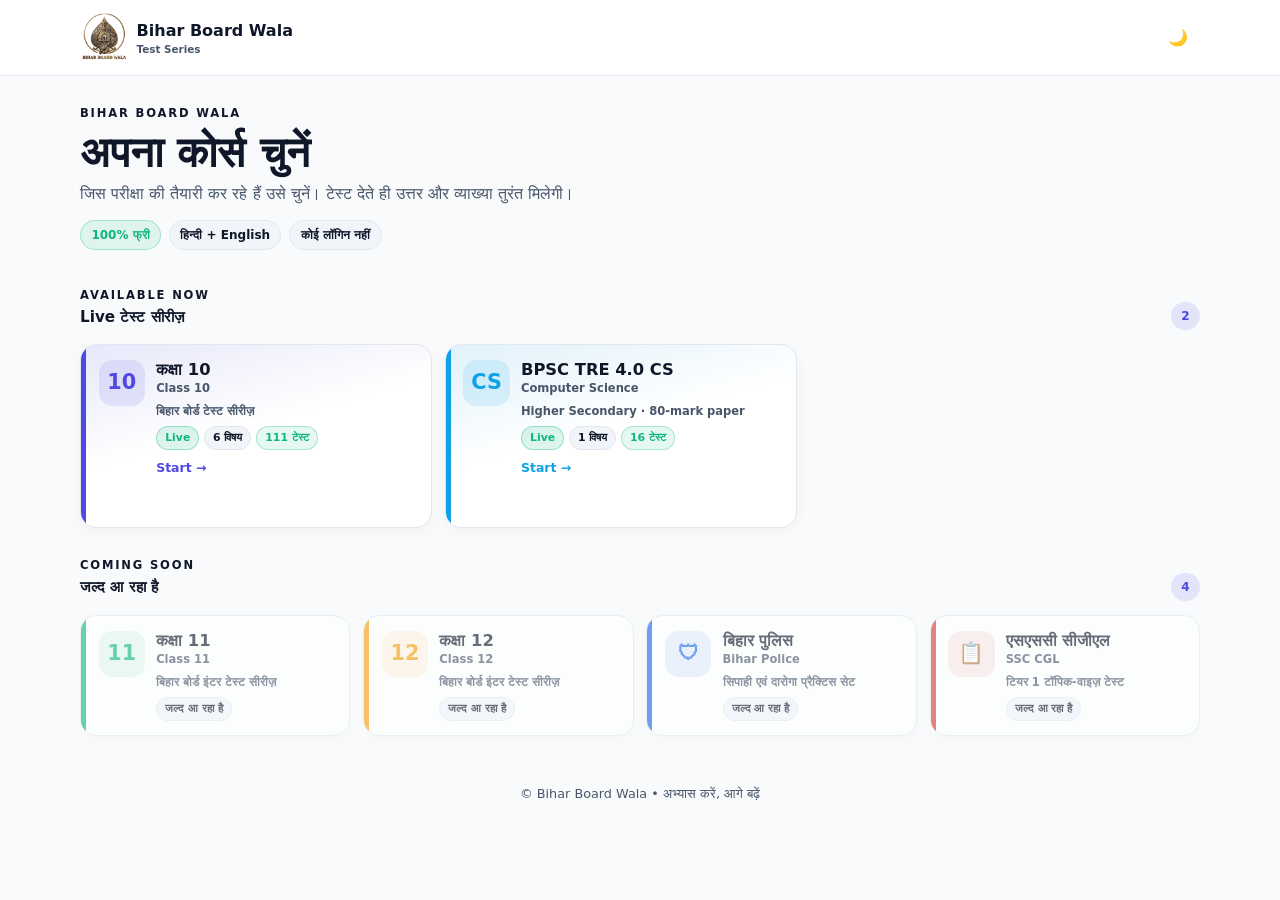
<file: index.html>
<!doctype html>
<html lang="hi">
<head>
  <meta charset="utf-8">
  <meta name="viewport" content="width=device-width,initial-scale=1">
  <meta name="theme-color" content="#4f46e5">
  <title>Bihar Board Wala Test Series</title>
  <link rel="icon" href="assets/img/logo-mark.png" type="image/png">
  <link rel="stylesheet" href="assets/css/style.css?v=8">
</head>
<body>
  <header class="site-header">
    <a class="brand" href="index.html?pick=1"><img class="brand-logo" src="assets/img/logo.png" alt="Bihar Board Wala" width="46" height="50"><span>Bihar Board Wala<small>Test Series</small></span></a>
    <nav><button class="icon-btn theme-toggle" aria-label="Toggle dark mode"></button></nav>
  </header>
  <main class="container page-stack">
    <section class="pick-hero">
      <span class="eyebrow">BIHAR BOARD WALA</span>
      <h1>अपना कोर्स चुनें</h1>
      <p>जिस परीक्षा की तैयारी कर रहे हैं उसे चुनें। टेस्ट देते ही उत्तर और व्याख्या तुरंत मिलेगी।</p>
      <div class="chips" style="margin-top:.9rem">
        <span class="chip good">100% फ्री</span><span class="chip">हिन्दी + English</span><span class="chip">कोई लॉगिन नहीं</span>
      </div>
    </section>
    <section id="course-groups" class="loading-block">Loading courses…</section>
    <section id="history-section" hidden>
      <div class="section-heading"><div><span class="eyebrow">YOUR PROGRESS</span><h2>हाल के परिणाम</h2></div><button id="clear-history" class="btn btn-ghost">Clear</button></div>
      <div id="history-list" class="history-list"></div>
    </section>
  </main>
  <footer>© Bihar Board Wala • अभ्यास करें, आगे बढ़ें</footer>
  <script src="assets/js/ui.js?v=6"></script>
  <script src="assets/js/data.js"></script>
  <script>
    const redirected = (() => {
      const params = new URLSearchParams(location.search);
      if (params.get("pick") === "1") return false;
      const target = BBWData.courseParam() || BBWData.storedCourse();
      if (!target) return false;
      location.replace(`course.html?course=${encodeURIComponent(target)}`);
      return true;
    })();
    (async () => {
      if (redirected) return;
      try {
        const courses = await BBWData.loadCourses();
        if (!courses.length) throw new Error("कोई कोर्स नहीं मिला। data/manifest.json जाँचें।");
        const live = courses.filter(c => c.status !== "coming-soon");
        const soon = courses.filter(c => c.status === "coming-soon");
        const groups = [
          ["live", "AVAILABLE NOW", "Live टेस्ट सीरीज़", live],
          ["soon", "COMING SOON", "जल्द आ रहा है", soon]
        ].filter(row => row[3].length);
        const container = document.querySelector("#course-groups");
        container.classList.remove("loading-block");
        container.innerHTML = groups.map(([key, eyebrow, title, list]) => `
          <div class="course-group ${key === "live" ? "is-live" : "is-soon-group"}">
            <div class="section-heading"><div><span class="eyebrow">${eyebrow}</span><h3>${BBWUI.escape(title)}</h3></div><span class="badge badge-primary">${list.length}</span></div>
            <div class="course-grid">${list.map(c => BBWUI.courseCard(c, BBWData.courseProgress(c.slug))).join("")}</div>
          </div>`).join("");
        renderHistory(courses);
      } catch (error) {
        document.querySelector("#course-groups").classList.remove("loading-block");
        document.querySelector("#course-groups").innerHTML = BBWUI.errorState(error.message);
      }
    })();
    function renderHistory(courses) {
      const names = new Map(courses.map(c => [c.slug, BBWUI.localized(c.name, c.slug)]));
      const history = BBWData.getHistory().slice(0, 6);
      if (!history.length) return;
      document.querySelector("#history-section").hidden = false;
      document.querySelector("#history-list").innerHTML = history.map(r => `
        <a class="history-row" href="result.html?attempt=${encodeURIComponent(r.attemptId)}">
          <span class="score-mini ${r.passed ? "success" : "warning"}">${Math.round(r.score)}%</span>
          <span><strong>${BBWUI.escape(r.quizTitle)}</strong><small>${BBWUI.escape(names.get(r.course) || r.course)} • ${new Date(r.submittedAt).toLocaleDateString("hi-IN")} • ${r.correctAnswers}/${r.totalQuestions} correct</small></span>
          <span class="arrow">→</span>
        </a>`).join("");
    }
    document.querySelector("#clear-history").addEventListener("click", () => { if (confirm("सभी पुराने परिणाम हटाएँ?")) { BBWData.clearHistory(); location.reload(); } });
  </script>
  <!-- Cloudflare Web Analytics --><script type="module" src="https://static.cloudflareinsights.com/beacon.min.js" data-cf-beacon='{"token": "94725484981843d7bbf51b452576cf0d"}'></script><!-- End Cloudflare Web Analytics -->
</body>
</html>
</file>
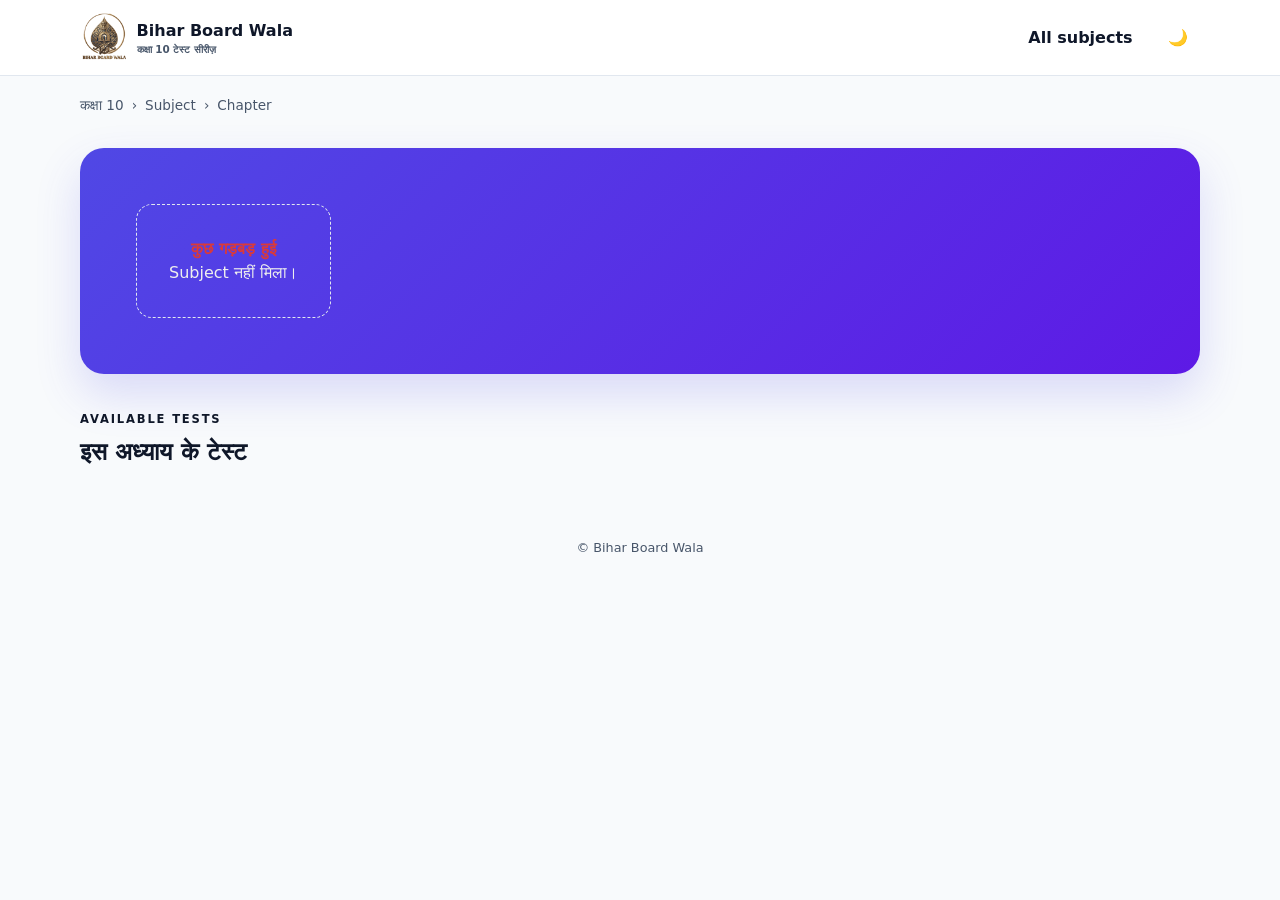
<file: chapter.html>
<!doctype html>
<html lang="hi">
<head>
  <meta charset="utf-8"><meta name="viewport" content="width=device-width,initial-scale=1">
  <title>Chapter Tests • Bihar Board Wala</title>
  <link rel="icon" href="assets/img/logo-mark.png" type="image/png">
  <link rel="stylesheet" href="assets/css/style.css">
</head>
<body>
  <header class="site-header">
    <a class="brand" href="index.html?pick=1"><img class="brand-logo" src="assets/img/logo.png" alt="Bihar Board Wala" width="46" height="50"><span>Bihar Board Wala<small>Test Series</small></span></a>
    <nav><a class="btn btn-ghost" id="nav-subjects" href="index.html">All subjects</a><button class="icon-btn theme-toggle" aria-label="Toggle dark mode"></button></nav>
  </header>
  <main class="container page-stack">
    <div class="breadcrumbs"><a id="crumb-course" href="index.html?pick=1">Test Series</a><span>›</span><a id="crumb-subject" href="index.html">Subject</a><span>›</span><span id="crumb">Chapter</span></div>
    <section id="chapter-hero" class="subject-hero loading-block">Loading…</section>
    <section id="chapter-video" hidden></section>
    <section>
      <div class="section-heading"><div><span class="eyebrow">AVAILABLE TESTS</span><h2 id="unit-heading">इस अध्याय के टेस्ट</h2></div></div>
      <div id="test-list" class="chapter-list loading-block">Loading tests…</div>
    </section>
  </main>
  <footer>© Bihar Board Wala</footer>
  <script src="assets/js/ui.js"></script><script src="assets/js/data.js"></script>
  <script>
    (async () => {
      const params = new URLSearchParams(location.search);
      const courseSlug = BBWData.currentCourseSlug();
      const subjectSlug = params.get("subject");
      const chapterSlug = params.get("chapter");
      try {
        const course = await BBWData.getCourse(courseSlug);
        if (!course) { location.replace("index.html?pick=1"); return; }
        const courseName = BBWUI.localized(course.name, course.slug);
        const unit = BBWUI.localized(course.unitLabel, "अध्याय");
        BBWUI.setBrandSubtitle(`${courseName} टेस्ट सीरीज़`);
        const courseHref = `course.html?course=${encodeURIComponent(course.slug)}`;
        document.querySelector("#nav-subjects").href = courseHref;
        const courseCrumb = document.querySelector("#crumb-course");
        courseCrumb.textContent = courseName;
        courseCrumb.href = courseHref;
        const manifest = await BBWData.loadCourse(course.slug);
        const subject = (manifest.subjects || []).find(s => s.slug === subjectSlug);
        if (!subject) throw new Error("Subject नहीं मिला।");
        const chapter = subject.chapters.find(c => c.slug === chapterSlug);
        if (!chapter) throw new Error(`${unit} नहीं मिला।`);
        const subjectName = BBWUI.localized(subject.name, subject.slug);
        const chapterName = BBWUI.localized(chapter.title, chapter.slug);
        document.title = `${chapterName} • Bihar Board Wala`;
        document.querySelector("#unit-heading").textContent = `इस ${unit} के टेस्ट`;
        const subjectLink = document.querySelector("#crumb-subject");
        subjectLink.textContent = subjectName;
        subjectLink.href = `subject.html?course=${encodeURIComponent(course.slug)}&subject=${encodeURIComponent(subject.slug)}`;
        document.querySelector("#crumb").textContent = chapterName;
        const tests = BBWData.chapterTests(chapter);
        const questions = BBWData.chapterQuestionCount(chapter);
        const label = BBWData.sectionLabel(manifest, chapter.section);
        const section = label ? `<span class="chip">${BBWUI.escape(label)}</span> ` : "";
        const hero = document.querySelector("#chapter-hero");
        hero.classList.remove("loading-block");
        hero.innerHTML = `<span class="subject-icon large">${BBWUI.subjectIcon(subject.slug)}</span><div><span class="eyebrow">${BBWUI.escape(subjectName)}</span><h1>${BBWUI.escape(chapterName)}</h1><p>${section}${BBWUI.escape(BBWUI.secondary(chapter.title) || "")} • ${tests.length} test${tests.length === 1 ? "" : "s"} • ${questions} questions</p></div>`;
        const videoEl = document.querySelector("#chapter-video");
        const chapterVideo = BBWData.videoOf(chapter);
        videoEl.hidden = false;
        videoEl.innerHTML = BBWUI.videoCard(chapterVideo, "इस अध्याय का वीडियो", { placeholder: true, cta: "YouTube पर सीखें ↗" });
        const list = document.querySelector("#test-list");
        list.classList.remove("loading-block");
        list.innerHTML = tests.length ? tests.map((t, i) => {
          const best = BBWData.bestAttempt(course.slug, subject.slug, chapter.slug, t.slug);
          const ownVideo = BBWData.videoOf(t);
          const meta = `${t.questionCount} questions${t.timeLimitMinutes ? ` • ${t.timeLimitMinutes} min` : ""}${t.quizType ? ` • ${String(t.quizType).replaceAll("_", " ")}` : ""}`;
          const badge = best
            ? `<span class="score-mini ${best.passed ? "success" : "warning"}">${Math.round(best.score)}%</span>`
            : `<span class="chapter-number">${String(i + 1).padStart(2, "0")}</span>`;
          const href = `test.html?course=${encodeURIComponent(course.slug)}&subject=${encodeURIComponent(subject.slug)}&chapter=${encodeURIComponent(chapter.slug)}&test=${encodeURIComponent(t.slug)}`;
          const videoChip = ownVideo ? ` <span class="chip">▶ वीडियो</span>` : "";
          return `<a class="chapter-card" href="${href}">${badge}<span class="chapter-info"><strong>${BBWUI.escape(t.title || `टेस्ट ${i + 1}`)}</strong><small>${BBWUI.escape(t.slug)} • ${meta}${best ? ` • Best ${Math.round(best.score)}%` : ""}${videoChip}</small></span><span class="btn btn-outline">${best ? "Retake →" : "Start test →"}</span></a>`;
        }).join("") : `<div class="empty-state"><h3>Coming soon</h3><p>इस ${BBWUI.escape(unit)} का टेस्ट अभी तैयार नहीं है।</p></div>`;
      } catch (error) {
        document.querySelector("#chapter-hero").classList.remove("loading-block");
        document.querySelector("#chapter-hero").innerHTML = BBWUI.errorState(error.message);
        document.querySelector("#test-list").classList.remove("loading-block");
        document.querySelector("#test-list").innerHTML = "";
        const videoEl = document.querySelector("#chapter-video");
        videoEl.hidden = true;
        videoEl.innerHTML = "";
      }
    })();
  </script>
  <!-- Cloudflare Web Analytics --><script type="module" src="https://static.cloudflareinsights.com/beacon.min.js" data-cf-beacon='{"token": "94725484981843d7bbf51b452576cf0d"}'></script><!-- End Cloudflare Web Analytics -->
</body>
</html>
</file>
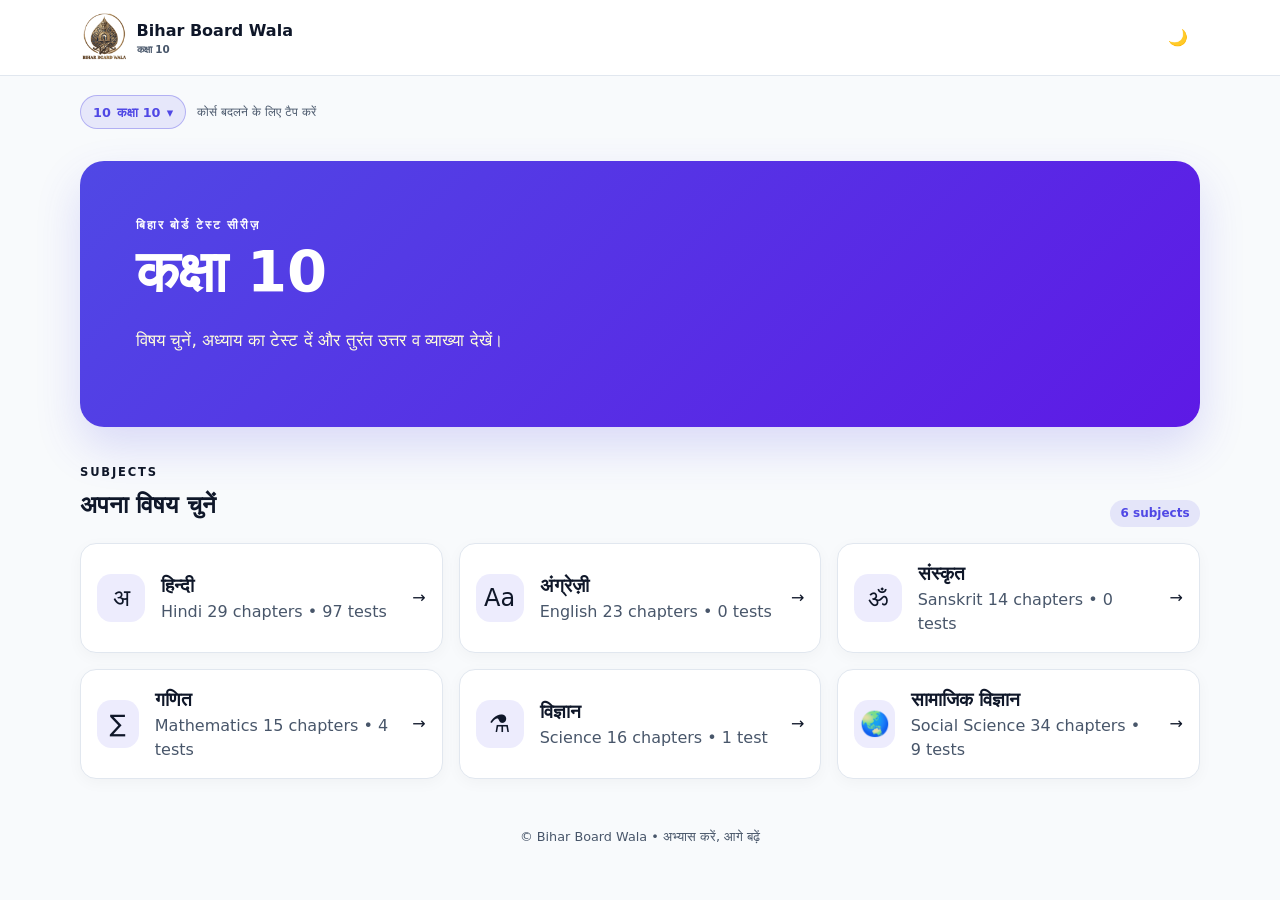
<file: course.html>
<!doctype html>
<html lang="hi">
<head>
  <meta charset="utf-8">
  <meta name="viewport" content="width=device-width,initial-scale=1">
  <meta name="theme-color" content="#4f46e5">
  <title>Course • Bihar Board Wala</title>
  <link rel="icon" href="assets/img/logo-mark.png" type="image/png">
  <link rel="stylesheet" href="assets/css/style.css">
</head>
<body>
  <header class="site-header">
    <a class="brand" href="index.html?pick=1"><img class="brand-logo" src="assets/img/logo.png" alt="Bihar Board Wala" width="46" height="50"><span>Bihar Board Wala<small>Test Series</small></span></a>
    <nav><button class="icon-btn theme-toggle" aria-label="Toggle dark mode"></button></nav>
  </header>
  <main class="container page-stack">
    <div id="course-switch" class="course-switch-row" style="margin-top:1.2rem"></div>
    <section class="hero" id="course-hero">
      <span class="eyebrow" id="hero-eyebrow">BIHAR BOARD WALA</span>
      <h1>तैयारी पक्की करें, एक टेस्ट के साथ</h1>
      <p id="hero-note">विषय चुनें, अध्याय का टेस्ट दें और तुरंत उत्तर व व्याख्या देखें।</p>
    </section>
    <section>
      <div class="section-heading"><div><span class="eyebrow">SUBJECTS</span><h2>अपना विषय चुनें</h2></div><span id="subject-count" class="badge badge-primary"></span></div>
      <div id="subjects-grid" class="subject-grid loading-block">Loading subjects…</div>
    </section>
    <section id="history-section" hidden>
      <div class="section-heading"><div><span class="eyebrow">YOUR PROGRESS</span><h2>हाल के परिणाम</h2></div><button id="clear-history" class="btn btn-ghost">Clear</button></div>
      <div id="history-list" class="history-list"></div>
    </section>
  </main>
  <footer>© Bihar Board Wala • अभ्यास करें, आगे बढ़ें</footer>
  <script src="assets/js/ui.js"></script>
  <script src="assets/js/data.js"></script>
  <script>
    (async () => {
      const slug = BBWData.currentCourseSlug();
      const grid = document.querySelector("#subjects-grid");
      try {
        const course = await BBWData.getCourse(slug);
        if (!course) { location.replace("index.html?pick=1"); return; }
        BBWData.rememberCourse(course.slug);
        const name = BBWUI.localized(course.name, course.slug);
        const tagline = BBWUI.localized(course.tagline, "");
        document.title = `${name} Test Series • Bihar Board Wala`;
        BBWUI.setBrandSubtitle(name);
        document.querySelector("#course-switch").innerHTML = `${BBWUI.coursePill(course)}<span class="muted" style="font-size:.78rem">कोर्स बदलने के लिए टैप करें</span>`;
        document.querySelector("#hero-eyebrow").textContent = tagline ? tagline.toUpperCase() : name;
        document.querySelector("#course-hero h1").textContent = name;
        if (course.tagline && course.tagline.en && course.tagline.en === course.tagline.hi) {
          const subject = BBWUI.secondary(course.name);
          document.querySelector("#hero-note").textContent = subject ? `${subject} · ${course.tagline.en}` : course.tagline.en;
        }
        if (course.status === "coming-soon") {
          document.querySelector("#hero-note").textContent = `${name} के टेस्ट तैयार हो रहे हैं।`;
          document.querySelector("#subject-count").textContent = "जल्द आ रहा है";
          grid.classList.remove("loading-block");
          grid.innerHTML = `<div class="empty-state"><h3>जल्द आ रहा है</h3><p>${BBWUI.escape(name)} के टेस्ट अभी तैयार नहीं हैं। तब तक कोई दूसरा कोर्स चुनें।</p><p><a class="btn btn-outline" href="index.html?pick=1">सभी कोर्स देखें</a></p></div>`;
          renderHistory(course);
          return;
        }
        const subjects = await BBWData.loadSubjects(course.slug);
        document.querySelector("#subject-count").textContent = `${subjects.length} subjects`;
        grid.classList.remove("loading-block");
        grid.innerHTML = subjects.length ? subjects.map(s => {
          const tests = s.chapters.reduce((sum, c) => sum + BBWData.chapterTests(c).length, 0);
          const meta = `${s.chapters.length} chapter${s.chapters.length === 1 ? "" : "s"} • ${tests} test${tests === 1 ? "" : "s"}`;
          return `<a class="subject-card" href="subject.html?course=${encodeURIComponent(course.slug)}&subject=${encodeURIComponent(s.slug)}">
            <span class="subject-icon">${BBWUI.subjectIcon(s.slug)}</span>
            <div><h3>${BBWUI.escape(BBWUI.localized(s.name, s.slug))}</h3><p>${BBWUI.escape(BBWUI.secondary(s.name) || "")} ${BBWUI.escape(meta)}</p></div>
            <span class="arrow">→</span>
          </a>`;
        }).join("") : `<div class="empty-state"><h3>अभी कोई विषय नहीं है</h3><p>Admin panel से इस कोर्स का पहला test जोड़ें।</p></div>`;
        renderHistory(course);
      } catch (error) {
        grid.classList.remove("loading-block");
        grid.innerHTML = BBWUI.errorState(error.message);
      }
    })();
    function renderHistory(course) {
      const history = BBWData.getHistory().filter(r => r.course === course.slug).slice(0, 6);
      if (!history.length) return;
      document.querySelector("#history-section").hidden = false;
      document.querySelector("#history-list").innerHTML = history.map(r => `
        <a class="history-row" href="result.html?attempt=${encodeURIComponent(r.attemptId)}">
          <span class="score-mini ${r.passed ? "success" : "warning"}">${Math.round(r.score)}%</span>
          <span><strong>${BBWUI.escape(r.quizTitle)}</strong><small>${new Date(r.submittedAt).toLocaleDateString("hi-IN")} • ${r.correctAnswers}/${r.totalQuestions} correct</small></span>
          <span class="arrow">→</span>
        </a>`).join("");
    }
    document.querySelector("#clear-history").addEventListener("click", () => { if (confirm("सभी पुराने परिणाम हटाएँ?")) { BBWData.clearHistory(); location.reload(); } });
  </script>
  <!-- Cloudflare Web Analytics --><script type="module" src="https://static.cloudflareinsights.com/beacon.min.js" data-cf-beacon='{"token": "94725484981843d7bbf51b452576cf0d"}'></script><!-- End Cloudflare Web Analytics -->
</body>
</html>
</file>
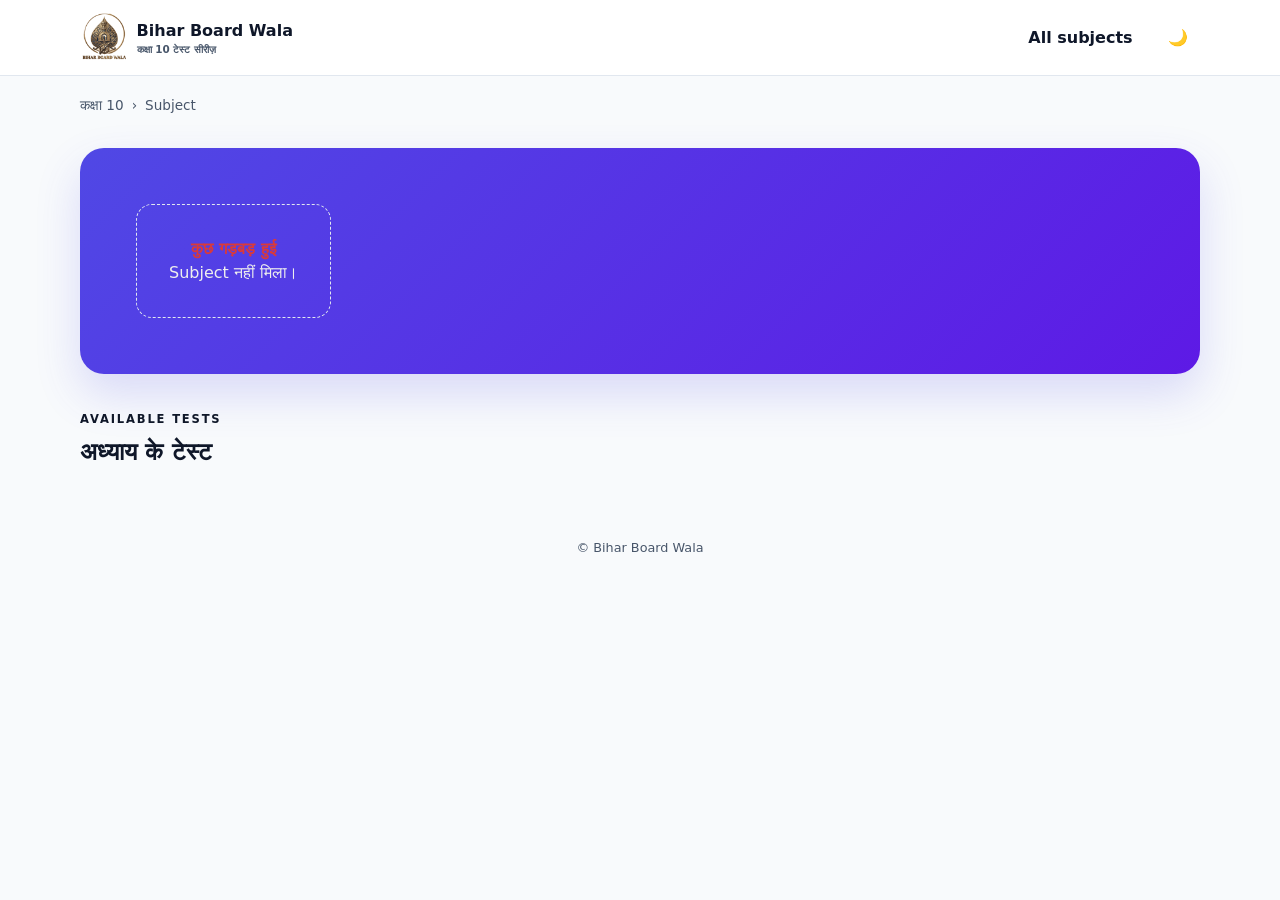
<file: subject.html>
<!doctype html>
<html lang="hi">
<head>
  <meta charset="utf-8"><meta name="viewport" content="width=device-width,initial-scale=1">
  <title>Subject Tests • Bihar Board Wala</title>
  <link rel="icon" href="assets/img/logo-mark.png" type="image/png">
  <link rel="stylesheet" href="assets/css/style.css">
</head>
<body>
  <header class="site-header">
    <a class="brand" href="index.html?pick=1"><img class="brand-logo" src="assets/img/logo.png" alt="Bihar Board Wala" width="46" height="50"><span>Bihar Board Wala<small>Test Series</small></span></a>
    <nav><a class="btn btn-ghost" id="nav-subjects" href="index.html">All subjects</a><button class="icon-btn theme-toggle" aria-label="Toggle dark mode"></button></nav>
  </header>
  <main class="container page-stack">
    <div class="breadcrumbs"><a id="crumb-course" href="index.html?pick=1">Test Series</a><span>›</span><span id="crumb">Subject</span></div>
    <section id="subject-hero" class="subject-hero loading-block">Loading…</section>
    <section>
      <div class="section-heading"><div><span class="eyebrow">AVAILABLE TESTS</span><h2 id="unit-heading">अध्याय के टेस्ट</h2></div></div>
      <div id="chapter-list" class="chapter-list loading-block">Loading tests…</div>
    </section>
  </main>
  <footer>© Bihar Board Wala</footer>
  <script src="assets/js/ui.js"></script><script src="assets/js/data.js"></script>
  <script>
    (async () => {
      const courseSlug = BBWData.currentCourseSlug();
      const slug = new URLSearchParams(location.search).get("subject");
      try {
        const course = await BBWData.getCourse(courseSlug);
        if (!course) { location.replace("index.html?pick=1"); return; }
        const courseName = BBWUI.localized(course.name, course.slug);
        const unit = BBWUI.localized(course.unitLabel, "अध्याय");
        BBWUI.setBrandSubtitle(`${courseName} टेस्ट सीरीज़`);
        const courseHref = `course.html?course=${encodeURIComponent(course.slug)}`;
        document.querySelector("#nav-subjects").href = courseHref;
        const courseCrumb = document.querySelector("#crumb-course");
        courseCrumb.textContent = courseName;
        courseCrumb.href = courseHref;
        const manifest = await BBWData.loadCourse(course.slug);
        const subject = (manifest.subjects || []).find(s => s.slug === slug);
        if (!subject) throw new Error("Subject नहीं मिला।");
        const subjectName = BBWUI.localized(subject.name, subject.slug);
        document.title = `${subjectName} Tests • Bihar Board Wala`;
        document.querySelector("#crumb").textContent = subjectName;
        document.querySelector("#unit-heading").textContent = `${unit} के टेस्ट`;
        const hero = document.querySelector("#subject-hero");
        hero.classList.remove("loading-block");
        const readyCount = subject.chapters.filter(c => BBWData.chapterTests(c).length > 0).length;
        hero.innerHTML = `<span class="subject-icon large">${BBWUI.subjectIcon(subject.slug)}</span><div><span class="eyebrow">${BBWUI.escape(courseName.toUpperCase())}</span><h1>${BBWUI.escape(subjectName)}</h1><p>${BBWUI.escape(BBWUI.secondary(subject.name) || subjectName)} • ${readyCount}/${subject.chapters.length} ${BBWUI.escape(unit)} with tests</p></div>`;
        const list = document.querySelector("#chapter-list");
        list.classList.remove("loading-block");
        list.innerHTML = subject.chapters.length ? subject.chapters.map((c, i) => {
          const tests = BBWData.chapterTests(c);
          const ready = tests.length > 0;
          const questions = BBWData.chapterQuestionCount(c);
          const label = BBWData.sectionLabel(manifest, c.section);
          const section = label ? `<span class="chip">${BBWUI.escape(label)}</span> ` : "";
          const meta = ready ? `${tests.length} test${tests.length === 1 ? "" : "s"} • ${questions} questions` : "Coming soon";
          const inner = `<span class="chapter-number">${String(i + 1).padStart(2, "0")}</span><span class="chapter-info"><strong>${BBWUI.escape(BBWUI.localized(c.title, c.slug))}</strong><small>${section}${BBWUI.escape(BBWUI.secondary(c.title) || "")} • ${meta}</small></span><span class="btn ${ready ? "btn-outline" : "btn-ghost"}">${ready ? "View tests →" : "Soon"}</span>`;
          return ready
            ? `<a class="chapter-card" href="chapter.html?course=${encodeURIComponent(course.slug)}&subject=${encodeURIComponent(subject.slug)}&chapter=${encodeURIComponent(c.slug)}">${inner}</a>`
            : `<div class="chapter-card is-soon" aria-disabled="true">${inner}</div>`;
        }).join("") : `<div class="empty-state"><h3>अभी कोई ${BBWUI.escape(unit)} नहीं है</h3><p>Admin panel से इस विषय का पहला JSON test जोड़ें।</p></div>`;
      } catch (error) {
        document.querySelector("#subject-hero").classList.remove("loading-block");
        document.querySelector("#subject-hero").innerHTML = BBWUI.errorState(error.message);
        document.querySelector("#chapter-list").classList.remove("loading-block");
        document.querySelector("#chapter-list").innerHTML = "";
      }
    })();
  </script>
  <!-- Cloudflare Web Analytics --><script type="module" src="https://static.cloudflareinsights.com/beacon.min.js" data-cf-beacon='{"token": "94725484981843d7bbf51b452576cf0d"}'></script><!-- End Cloudflare Web Analytics -->
</body>
</html>
</file>
<file: assets/css/style.css>
:root{--background:210 40% 98%;--foreground:222 47% 11%;--card:0 0% 100%;--border:214 32% 91%;--muted:210 40% 96%;--muted-foreground:215 19% 35%;--primary:243 75% 59%;--warning:38 92% 50%;--success:160 84% 39%;--destructive:0 68% 54%;--radius:1rem;color-scheme:light}
.dark{--background:222 47% 7%;--foreground:210 40% 96%;--card:222 40% 11%;--border:217 25% 20%;--muted:217 25% 16%;--muted-foreground:215 20% 70%;--primary:243 80% 70%;--warning:38 92% 55%;--success:160 70% 46%;--destructive:0 75% 62%;color-scheme:dark}
*{box-sizing:border-box}html{scroll-behavior:smooth}body{margin:0;background:hsl(var(--background));color:hsl(var(--foreground));font-family:"Noto Sans Devanagari","Nirmala UI","Mangal",system-ui,sans-serif;line-height:1.5}button,input,textarea,select{font:inherit;color:inherit}button,a{touch-action:manipulation}a{color:inherit;text-decoration:none}button{cursor:pointer}button:disabled{cursor:not-allowed;opacity:.55}:focus-visible{outline:3px solid hsl(var(--primary)/.35);outline-offset:2px}.container{width:min(1120px,calc(100% - 2rem));margin:auto}.page-stack>*+*{margin-top:2rem}.site-header{position:relative;z-index:30;display:flex;align-items:center;justify-content:space-between;gap:1rem;padding:.8rem max(1rem,calc((100% - 1120px)/2));border-bottom:1px solid hsl(var(--border));background:hsl(var(--card)/.9);backdrop-filter:blur(12px)}.brand{display:flex;align-items:center;gap:.65rem;font-weight:800}.brand small{display:block;color:hsl(var(--muted-foreground));font-size:.65rem;font-weight:600;line-height:1.25;max-width:7.5rem}.brand-logo{display:block;height:3.1rem;width:auto;object-fit:contain}.site-header nav,.button-row{display:flex;align-items:center;gap:.5rem;flex-wrap:wrap}.icon-btn,.btn{border:1px solid transparent;border-radius:.75rem;background:none;padding:.65rem .9rem;font-weight:700}.btn{min-height:2.75rem}.icon-btn{width:2.75rem;height:2.75rem;padding:0}.btn-primary{background:hsl(var(--primary));color:white}.btn-saffron{background:hsl(var(--warning));color:#201300}.btn-outline{border-color:hsl(var(--border));background:hsl(var(--card))}.btn-ghost:hover,.icon-btn:hover{background:hsl(var(--muted))}.btn-danger{background:hsl(var(--destructive));color:white}.btn-success{background:hsl(var(--success));color:white}.btn-block{width:100%}.hero,.subject-hero{margin-top:2rem;padding:clamp(1.5rem,5vw,3.5rem);border-radius:calc(var(--radius) + .5rem);background:linear-gradient(135deg,hsl(var(--primary)),hsl(260 80% 50%));color:white;box-shadow:0 20px 45px hsl(var(--primary)/.18)}.hero{min-height:260px;display:flex;flex-direction:column;justify-content:center}.hero h1,.subject-hero h1{margin:.4rem 0;font-size:clamp(2rem,7vw,3.6rem);line-height:1.1}.hero p{max-width:650px;font-size:1.08rem;color:#fffddd}.eyebrow{font-size:.72rem;font-weight:900;letter-spacing:.16em}.section-heading{display:flex;justify-content:space-between;align-items:end;gap:1rem}.section-heading h2{margin:.25rem 0}.badge,.chip{display:inline-flex;align-items:center;gap:.35rem;border-radius:99px;padding:.3rem .65rem;font-size:.75rem;font-weight:800}.badge-primary{background:hsl(var(--primary)/.12);color:hsl(var(--primary))}.subject-grid{display:grid;grid-template-columns:1fr;gap:1rem;margin-top:1rem}.subject-card,.chapter-card,.history-row,.card{border:1px solid hsl(var(--border));background:hsl(var(--card));border-radius:var(--radius);box-shadow:0 4px 15px hsl(222 47% 11%/.035)}.subject-card,.chapter-card,.history-row{display:flex;align-items:center;gap:1rem;padding:1rem;transition:.18s}.subject-card:hover,.chapter-card:hover{transform:translateY(-2px);border-color:hsl(var(--primary)/.4);box-shadow:0 12px 28px hsl(var(--primary)/.09)}.subject-card h3,.subject-card p{margin:0}.subject-card p,.chapter-info small,.history-row small{display:block;color:hsl(var(--muted-foreground))}.subject-icon{display:grid;place-items:center;width:3rem;height:3rem;border-radius:.9rem;background:hsl(var(--primary)/.1);font-size:1.5rem}.subject-icon.large{width:4rem;height:4rem;font-size:2rem}.arrow{margin-left:auto}.chapter-list,.history-list{display:grid;gap:.8rem;margin-top:1rem}.chapter-number{font-weight:900;color:hsl(var(--primary))}.chapter-info{flex:1}.chapter-card.is-soon{opacity:.72;cursor:default;pointer-events:none}.chapter-info .chip{margin-right:.35rem}.score-mini{display:grid;place-items:center;width:3rem;height:3rem;border-radius:50%;font-weight:900}.score-mini.success{background:hsl(var(--success)/.12);color:hsl(var(--success))}.score-mini.warning{background:hsl(var(--warning)/.15);color:#8a5800}.empty-state,.error-state{text-align:center;padding:2rem;border:1px dashed hsl(var(--border));border-radius:var(--radius);color:hsl(var(--muted-foreground))}.error-state strong{display:block;color:hsl(var(--destructive))}.loading-block{color:hsl(var(--muted-foreground))}.breadcrumbs{display:flex;gap:.5rem;margin-top:1.2rem;color:hsl(var(--muted-foreground));font-size:.85rem}.subject-hero{display:flex;align-items:center;gap:1rem}.subject-hero p{margin:0;color:#eee}footer{text-align:center;padding:3rem 1rem;color:hsl(var(--muted-foreground));font-size:.8rem}
.card{padding:1rem}.card h1,.card h2,.card h3{margin-top:0}.stats-grid{display:grid;grid-template-columns:repeat(2,1fr);gap:.75rem}.stats-grid .card strong{display:block;font-size:1.35rem;margin-bottom:.2rem}.stat{text-align:center;padding:1rem;border-right:1px solid hsl(var(--border))}.stat:last-child{border:0}.stat strong{display:block;font-size:1.5rem}.muted{color:hsl(var(--muted-foreground))}.success{color:hsl(var(--success))}.warning{color:hsl(var(--warning))}.destructive{color:hsl(var(--destructive))}.progress{height:.55rem;border-radius:99px;background:hsl(var(--muted));overflow:hidden}.progress>span{display:block;height:100%;background:hsl(var(--warning));transition:width .2s}.chips{display:flex;flex-wrap:wrap;gap:.5rem}.chip{border:1px solid hsl(var(--border));background:hsl(var(--muted))}.chip.good{border-color:hsl(var(--success)/.3);background:hsl(var(--success)/.1);color:hsl(var(--success))}.chip.bad{border-color:hsl(var(--destructive)/.3);background:hsl(var(--destructive)/.1);color:hsl(var(--destructive))}.instructions{padding-left:1.4rem}.instructions li{margin:.55rem 0}.quiz-start{max-width:760px;margin:2rem auto}.start-header{margin:-1rem -1rem 1rem;padding:2rem 1rem;text-align:center;border-radius:var(--radius) var(--radius) 0 0;background:linear-gradient(135deg,hsl(var(--primary)),hsl(260 80% 50%));color:white}.start-stats{display:grid;grid-template-columns:repeat(3,1fr);margin:0 -1rem 1rem}.quiz-shell{padding-bottom:6rem}.quiz-top{position:sticky;top:0;z-index:20;padding:.7rem 1rem;border-bottom:1px solid hsl(var(--border));background:hsl(var(--background)/.94);backdrop-filter:blur(12px)}.quiz-top-row{display:flex;align-items:center;gap:.6rem}.timer{margin-left:auto;font-variant-numeric:tabular-nums;font-weight:900}.timer.warn{color:hsl(var(--warning))}.timer.danger{color:hsl(var(--destructive));animation:pulse .8s infinite}.urgent{margin:.7rem -1rem -.7rem;padding:.5rem;text-align:center;background:hsl(var(--destructive)/.1);color:hsl(var(--destructive));font-weight:800}.quiz-layout{width:min(1100px,calc(100% - 1.4rem));margin:1rem auto;display:grid;gap:1rem}.palette-card{display:none}.question-card{padding:0;overflow:hidden}.question-head{padding:1rem;background:hsl(var(--muted)/.55);border-bottom:1px solid hsl(var(--border))}.question-text{font-size:1.06rem;font-weight:700}.options{display:grid;gap:.65rem;padding:1rem}.option{display:flex;align-items:flex-start;gap:.75rem;padding:.9rem;border:1px solid hsl(var(--border));border-radius:.8rem;cursor:pointer}.option:hover,.option.selected{border-color:hsl(var(--warning)/.65);background:hsl(var(--warning)/.08)}.option input{position:absolute;opacity:0}.letter{display:grid;place-items:center;min-width:1.7rem;height:1.7rem;border-radius:50%;border:1px solid hsl(var(--border));font-weight:800}.selected .letter{background:hsl(var(--warning));color:#211400}.quiz-actions{display:flex;justify-content:space-between;gap:.5rem;flex-wrap:wrap;margin-top:1rem}.palette{display:grid;grid-template-columns:repeat(5,1fr);gap:.45rem}.palette button{aspect-ratio:1;border:1px solid hsl(var(--border));border-radius:.55rem;background:hsl(var(--background))}.palette button.answered{color:hsl(var(--success));background:hsl(var(--success)/.1)}.palette button.marked{box-shadow:inset 0 -4px hsl(var(--warning))}.palette button.current{outline:2px solid hsl(var(--primary));color:hsl(var(--primary))}.quiz-mobile-bar{position:fixed;z-index:25;left:0;right:0;bottom:0;display:flex;gap:.5rem;padding:.65rem;background:hsl(var(--card)/.95);border-top:1px solid hsl(var(--border))}.quiz-mobile-bar .btn{flex:1}.paused{padding:5rem 1rem;text-align:center}.sheet-backdrop{position:fixed;inset:0;z-index:90;background:#0008;display:grid;align-items:end}body.sheet-open{overflow:hidden}.sheet{max-height:85vh;max-height:85dvh;overflow:auto;overscroll-behavior:contain;background:hsl(var(--card));border-radius:1.25rem 1.25rem 0 0;padding:1rem}.sheet-head{display:flex;align-items:center;justify-content:space-between}.sheet-head h2{margin:0}.sheet-close{border:0;background:transparent;font-size:1.5rem;min-width:2.75rem;min-height:2.75rem}.review-summary{display:grid;grid-template-columns:repeat(3,1fr);gap:.6rem;text-align:center}.review-summary strong{display:block;font-size:1.8rem}.result-wrap{max-width:900px;margin:2rem auto}.result-hero{border-color:hsl(var(--success)/.3)}.result-score{font-size:3.5rem;font-weight:900}.result-actions{display:flex;flex-wrap:wrap;gap:.6rem}.result-actions>*{flex:1}.review-filter{display:flex;gap:.4rem;overflow:auto;margin:1rem 0}.review-filter .active{background:hsl(var(--primary));color:white}.review-card{margin:.75rem 0}.review-card.correct{border-left:5px solid hsl(var(--success))}.review-card.wrong{border-left:5px solid hsl(var(--destructive))}.review-card.skipped{border-left:5px solid hsl(var(--warning))}.review-card.blank{border-left:5px solid hsl(var(--destructive))}.answer-line{padding:.55rem;border-radius:.5rem;background:hsl(var(--muted));margin:.4rem 0}.explanation{margin-top:.7rem;padding:.8rem;border-radius:.7rem;background:hsl(var(--primary)/.07)}
.admin-page{max-width:1200px;margin:1.5rem auto}.admin-grid{display:grid;gap:1rem}.admin-subject-tabs{display:flex;flex-wrap:wrap;gap:.45rem;margin:.8rem 0}.admin-subject-tabs button{border:1px solid hsl(var(--border));background:hsl(var(--card));border-radius:99px;padding:.45rem .8rem}.admin-subject-tabs button.active,.review-filter .active{background:hsl(var(--primary));color:white;border-color:transparent}.admin-subject-tabs small{opacity:.75;margin-left:.2rem}.admin-chapter-list{display:grid;gap:.5rem;max-height:360px;overflow:auto;margin-top:.7rem}.admin-chapter-item{display:flex;align-items:center;gap:.8rem;width:100%;text-align:left;padding:.75rem .9rem;border:1px solid hsl(var(--border));border-radius:.85rem;background:hsl(var(--background))}.admin-chapter-item.is-selected{border-color:hsl(var(--primary));background:hsl(var(--primary)/.08);box-shadow:0 0 0 3px hsl(var(--primary)/.12)}.admin-test-strip{display:flex;flex-wrap:wrap;gap:.45rem;margin-top:.7rem}.admin-test-item{border:1px solid hsl(var(--border));background:hsl(var(--card));border-radius:99px;padding:.4rem .8rem}.admin-test-item small{opacity:.75;margin-left:.15rem}.admin-test-item.is-selected{border-color:hsl(var(--primary));background:hsl(var(--primary)/.1);color:hsl(var(--primary))}.admin-test-item.is-new{border-style:dashed}.upload-zone{display:grid;place-items:center;min-height:150px;border:2px dashed hsl(var(--border));border-radius:var(--radius);text-align:center;padding:1rem;cursor:pointer}.upload-zone.drag{border-color:hsl(var(--primary));background:hsl(var(--primary)/.07)}textarea,input,select{width:100%;padding:.7rem;border:1px solid hsl(var(--border));border-radius:.65rem;background:hsl(var(--background))}textarea{min-height:100px;resize:vertical}.form-grid{display:grid;grid-template-columns:1fr;gap:.8rem}.field label,.field>span{display:block;margin-bottom:.3rem;font-size:.8rem;font-weight:800}.check-row{display:flex;align-items:center;gap:.6rem}.check-row input{width:auto}.admin-status{padding:.8rem;border-radius:.7rem;background:hsl(var(--muted))}.issue-list{max-height:220px;overflow:auto}.question-editor{padding:1rem;border:1px solid hsl(var(--border));border-radius:.8rem;margin:.8rem 0}.editor-toolbar{display:flex;justify-content:flex-end;gap:.3rem;flex-wrap:wrap}.answer-key{display:grid;gap:.7rem}.answer-item{padding:.8rem;border:1px solid hsl(var(--border));border-radius:.7rem}.math-display{display:block;overflow-x:auto;margin:.4rem 0}.sr-only{position:absolute;width:1px;height:1px;overflow:hidden;clip:rect(0,0,0,0)}
.course-grid{display:grid;grid-template-columns:repeat(2,1fr);gap:.8rem;margin-top:.9rem}.course-card{position:relative;display:flex;align-items:flex-start;gap:.7rem;padding:.9rem .85rem .9rem 1.1rem;border:1px solid hsl(var(--border));border-radius:var(--radius);background:hsl(var(--card));box-shadow:0 4px 15px hsl(222 47% 11%/.035);overflow:hidden;transition:.18s}.course-card::before{content:"";position:absolute;left:0;top:0;bottom:0;width:5px;background:hsl(var(--accent,var(--primary)))}.course-card:hover{transform:translateY(-2px);border-color:hsl(var(--accent,var(--primary))/.45);box-shadow:0 12px 28px hsl(var(--accent,var(--primary))/.14)}.course-card.is-soon{opacity:.62;cursor:default;pointer-events:none}.course-icon{flex-shrink:0;display:grid;place-items:center;width:2.9rem;height:2.9rem;border-radius:.85rem;background:hsl(var(--accent,var(--primary))/.12);color:hsl(var(--accent,var(--primary)));font-size:1.3rem;font-weight:900}.course-body{display:flex;flex-direction:column;min-width:0}.course-body strong{font-size:1.02rem;line-height:1.25}.course-body small{color:hsl(var(--muted-foreground));font-size:.72rem;font-weight:600}.course-meta{display:flex;flex-wrap:wrap;gap:.3rem;margin-top:.35rem}.course-meta .chip{padding:.18rem .5rem;font-size:.68rem}.course-progress{margin-top:.35rem;font-size:.72rem;font-weight:800;color:hsl(var(--accent,var(--primary)))}.course-progress.muted{color:hsl(var(--muted-foreground));font-weight:600}.course-group+.course-group{margin-top:1.5rem}.course-group h3{margin:0 0 .1rem;font-size:.95rem}.course-pill{display:inline-flex;align-items:center;gap:.4rem;padding:.4rem .75rem;border:1px solid hsl(var(--accent,var(--primary))/.35);border-radius:99px;background:hsl(var(--accent,var(--primary))/.1);color:hsl(var(--accent,var(--primary)));font-size:.8rem;font-weight:800}.course-pill:hover{background:hsl(var(--accent,var(--primary))/.18)}.course-pill-icon{font-weight:900}.course-switch-row{display:flex;align-items:center;gap:.65rem;flex-wrap:wrap}.pick-hero{margin-top:1.5rem}.pick-hero h1{margin:.3rem 0;font-size:clamp(1.6rem,6vw,2.6rem);line-height:1.15}.pick-hero p{margin:.2rem 0 0;color:hsl(var(--muted-foreground))}
@keyframes pulse{50%{opacity:.55}}@media(min-width:650px){.subject-grid{grid-template-columns:repeat(2,1fr)}.course-grid{grid-template-columns:repeat(3,1fr)}.stats-grid{grid-template-columns:repeat(4,1fr)}.form-grid{grid-template-columns:repeat(2,1fr)}.field.wide{grid-column:1/-1}.sheet{width:min(560px,100%);margin:auto;border-radius:1.25rem}.sheet-backdrop{place-items:center}}@media(min-width:900px){.subject-grid{grid-template-columns:repeat(3,1fr)}.course-grid{grid-template-columns:repeat(4,1fr)}.quiz-layout{grid-template-columns:minmax(0,1fr) 280px}.palette-card{display:block;position:sticky;top:110px;height:max-content}.quiz-mobile-bar{display:none}.quiz-shell{padding-bottom:1rem}.admin-grid{grid-template-columns:360px minmax(0,1fr)}}@media(max-width:600px){.btn{padding:.6rem .7rem;min-height:2.75rem}.chapter-card{align-items:flex-start}.chapter-card>.btn{display:none}}@media(prefers-reduced-motion:reduce){*,*::before,*::after{animation-duration:.01ms!important;animation-iteration-count:1!important;transition-duration:.01ms!important}html{scroll-behavior:auto}}@media(max-height:480px) and (orientation:landscape){.quiz-top{position:static}.quiz-shell{padding-bottom:4.5rem}.hero{min-height:auto}}@media(max-width:380px){.course-grid{gap:.6rem}.course-card{flex-direction:column;gap:.5rem;padding:.75rem .7rem .75rem .95rem}.course-icon{width:2.4rem;height:2.4rem;font-size:1.1rem}.site-header{gap:.5rem;padding-left:.75rem;padding-right:.75rem}.brand{gap:.45rem;font-size:.95rem;min-width:0}.brand-logo{height:2.4rem}.site-header nav{flex-shrink:0}.stat{padding:.7rem .35rem}.stat strong{font-size:1.2rem}.review-summary strong{font-size:1.4rem}}@media print{.site-header,.result-actions,.review-filter,footer{display:none!important}body{background:white;color:black}.card{box-shadow:none;break-inside:avoid}.result-wrap{margin:0;max-width:none}}
.video-card{display:flex;align-items:center;gap:1rem;padding:1rem;border:1px solid hsl(var(--border));background:hsl(var(--card));border-radius:var(--radius);box-shadow:0 4px 15px hsl(222 47% 11%/.035);transition:.18s}
a.video-card:hover{transform:translateY(-2px);border-color:hsl(var(--primary)/.4);box-shadow:0 12px 28px hsl(var(--primary)/.09)}
.video-card.is-soon{opacity:.72;cursor:default;pointer-events:none;border-style:dashed}
.video-card.is-revise{border-color:hsl(var(--warning)/.45);background:hsl(var(--warning)/.08)}
.video-play{flex-shrink:0;display:grid;place-items:center;width:2.9rem;height:2.9rem;border-radius:50%;background:#e11d48;color:#fff;font-size:.8rem;font-weight:900}
.video-info{flex:1;min-width:0}
.video-info strong{display:block}
.video-info small{display:block;color:hsl(var(--muted-foreground))}
.video-card .btn{margin-left:auto;flex-shrink:0}
#video-slot{margin-top:1rem}
.quiz-start #video-slot{margin:1rem 0 0}
@media(max-width:600px){.video-card .btn-outline{display:none}}
.chip.live{border-color:hsl(var(--success)/.35);background:hsl(var(--success)/.14);color:hsl(var(--success))}
.course-card.is-live{background:linear-gradient(165deg,hsl(var(--accent,var(--primary))/.1),hsl(var(--card)) 46%)}
.course-body strong,.course-progress{overflow-wrap:anywhere}
.course-cta{margin-top:.55rem;font-size:.78rem;font-weight:800;color:hsl(var(--accent,var(--primary)))}
.course-group.is-live .course-grid,.course-group.is-soon-group .course-grid{grid-template-columns:1fr}
@media(max-width:649px){
  .section-heading{align-items:flex-start}
  .page-stack:has(.pick-hero)>*+*{margin-top:1.2rem}
  .pick-hero{margin-top:.75rem}
  .pick-hero h1{font-size:clamp(1.4rem,7vw,1.9rem)}
  .pick-hero p{font-size:.9rem;line-height:1.45}
  .pick-hero .chips{margin-top:.55rem!important}
  .course-grid{gap:.9rem}
  .course-group.is-live .course-card{
    flex-direction:column;
    gap:.75rem;
    padding:1.15rem 1.1rem 1.1rem 1.2rem;
    min-height:9.5rem;
  }
  .course-group.is-live .course-icon{width:3.35rem;height:3.35rem;border-radius:1rem;font-size:1.15rem;letter-spacing:.02em}
  .course-group.is-live .course-body strong{font-size:1.18rem;line-height:1.2}
  .course-group.is-live .course-body small{font-size:.78rem}
  .course-group.is-live .course-progress{font-size:.8rem;line-height:1.35}
  .course-group.is-live .course-meta{margin-top:.55rem;gap:.4rem}
  .course-group.is-live .course-meta .chip{padding:.22rem .55rem;font-size:.7rem}
  .course-group.is-live .course-cta{display:inline-flex;align-items:center;align-self:flex-start;margin-top:.7rem;padding:.45rem .8rem;border-radius:99px;background:hsl(var(--accent,var(--primary))/.12)}
  .course-group.is-soon-group .course-card{align-items:flex-start;gap:.75rem;padding:.95rem 1rem .95rem 1.1rem}
  .course-group.is-soon-group .course-icon{width:2.7rem;height:2.7rem;font-size:1.05rem}
  .course-group.is-soon-group .course-body strong{font-size:1rem}
}
@media(min-width:560px){
  .course-group.is-live .course-grid,.course-group.is-soon-group .course-grid{grid-template-columns:repeat(2,minmax(0,1fr))}
}
@media(min-width:650px){
  .course-group.is-soon-group .course-grid{grid-template-columns:repeat(3,minmax(0,1fr))}
  .course-group.is-live .course-card{min-height:11.5rem}
}
@media(min-width:900px){
  .course-group.is-live .course-grid{grid-template-columns:repeat(2,minmax(0,22rem))}
  .course-group.is-soon-group .course-grid{grid-template-columns:repeat(4,minmax(0,1fr))}
}
.question-meta{display:flex;flex-wrap:wrap;align-items:center;gap:.35rem .5rem;margin-bottom:.35rem}.q-tags{display:inline-flex;flex-wrap:wrap;gap:.3rem}.q-tag{display:inline-flex;align-items:center;border-radius:99px;padding:.12rem .5rem;font-size:.7rem;font-weight:700;line-height:1.4;border:1px solid transparent}.q-tag.source{color:hsl(var(--primary));background:hsl(var(--primary)/.1);border-color:hsl(var(--primary)/.25)}.q-tag.easy{color:hsl(var(--success));background:hsl(var(--success)/.1);border-color:hsl(var(--success)/.25)}.q-tag.medium{color:hsl(var(--warning));background:hsl(var(--warning)/.12);border-color:hsl(var(--warning)/.3)}.q-tag.hard{color:hsl(var(--destructive));background:hsl(var(--destructive)/.1);border-color:hsl(var(--destructive)/.25)}
</file>
